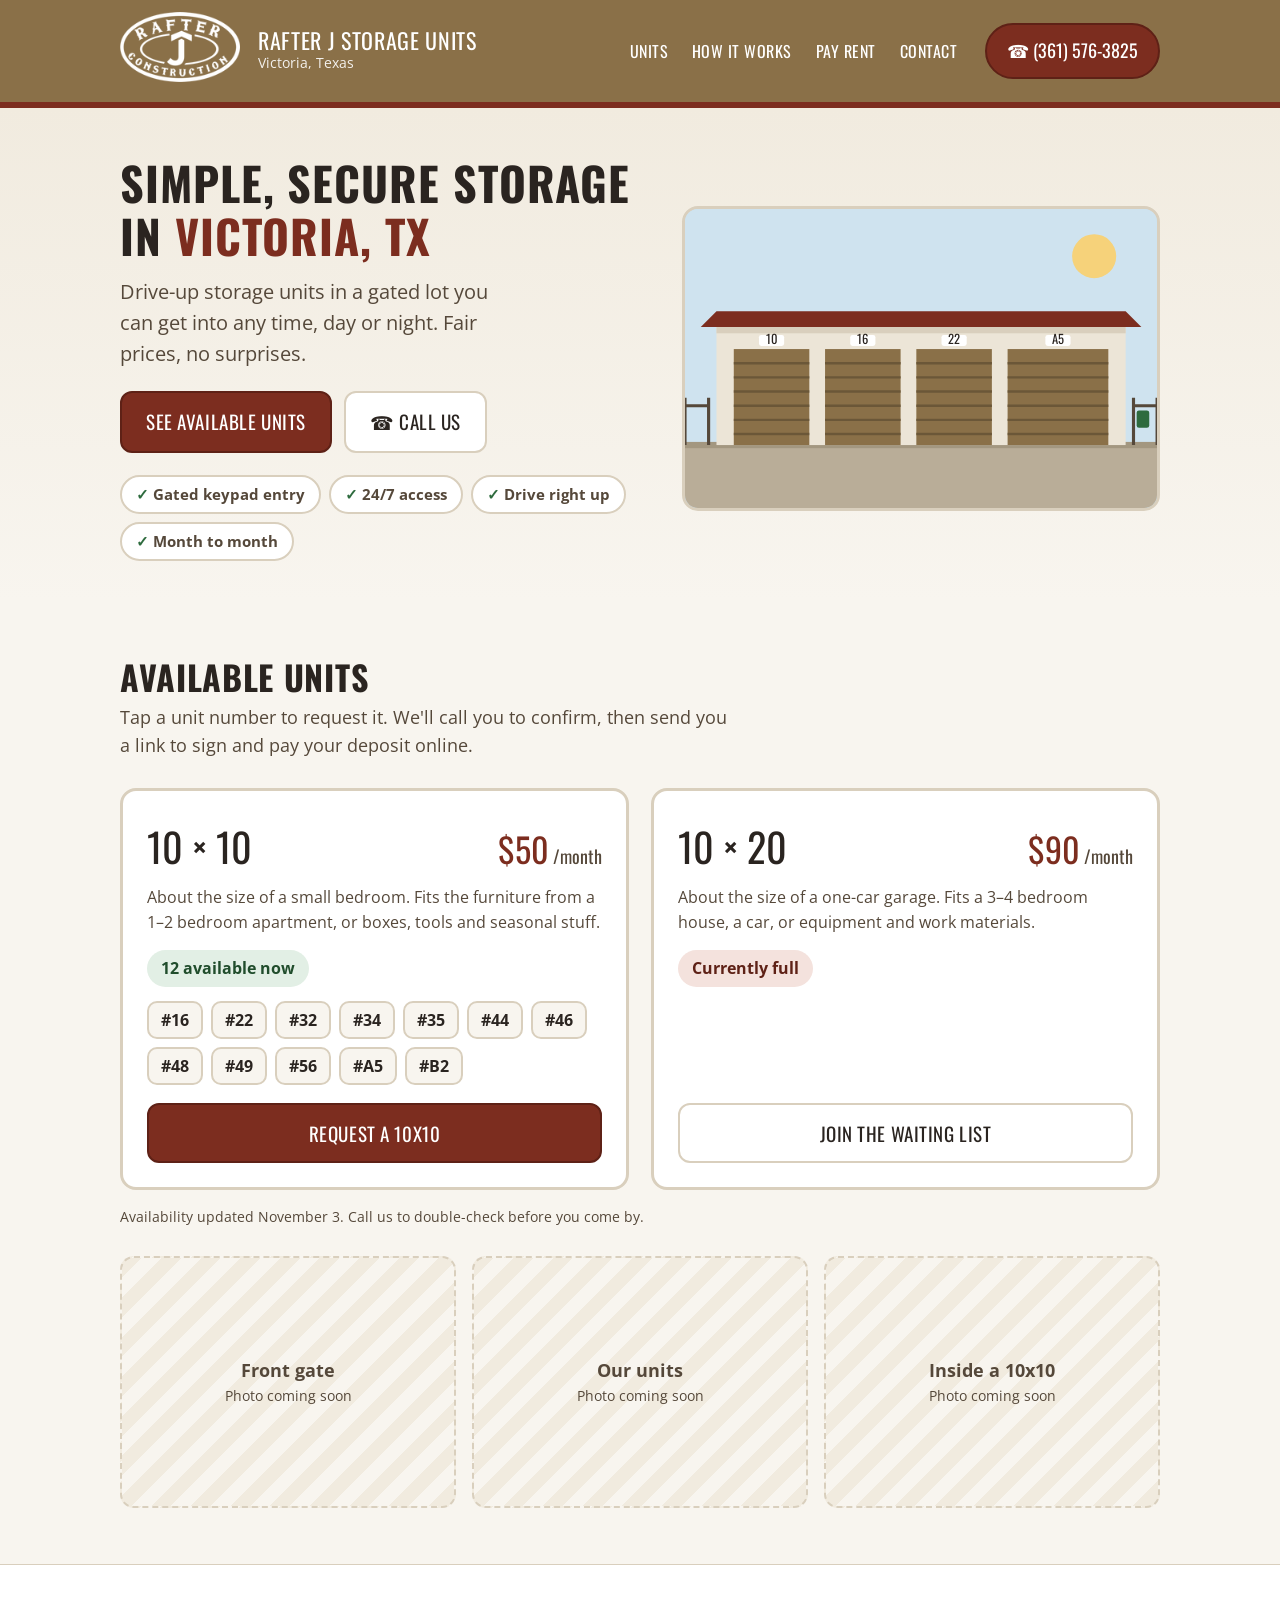
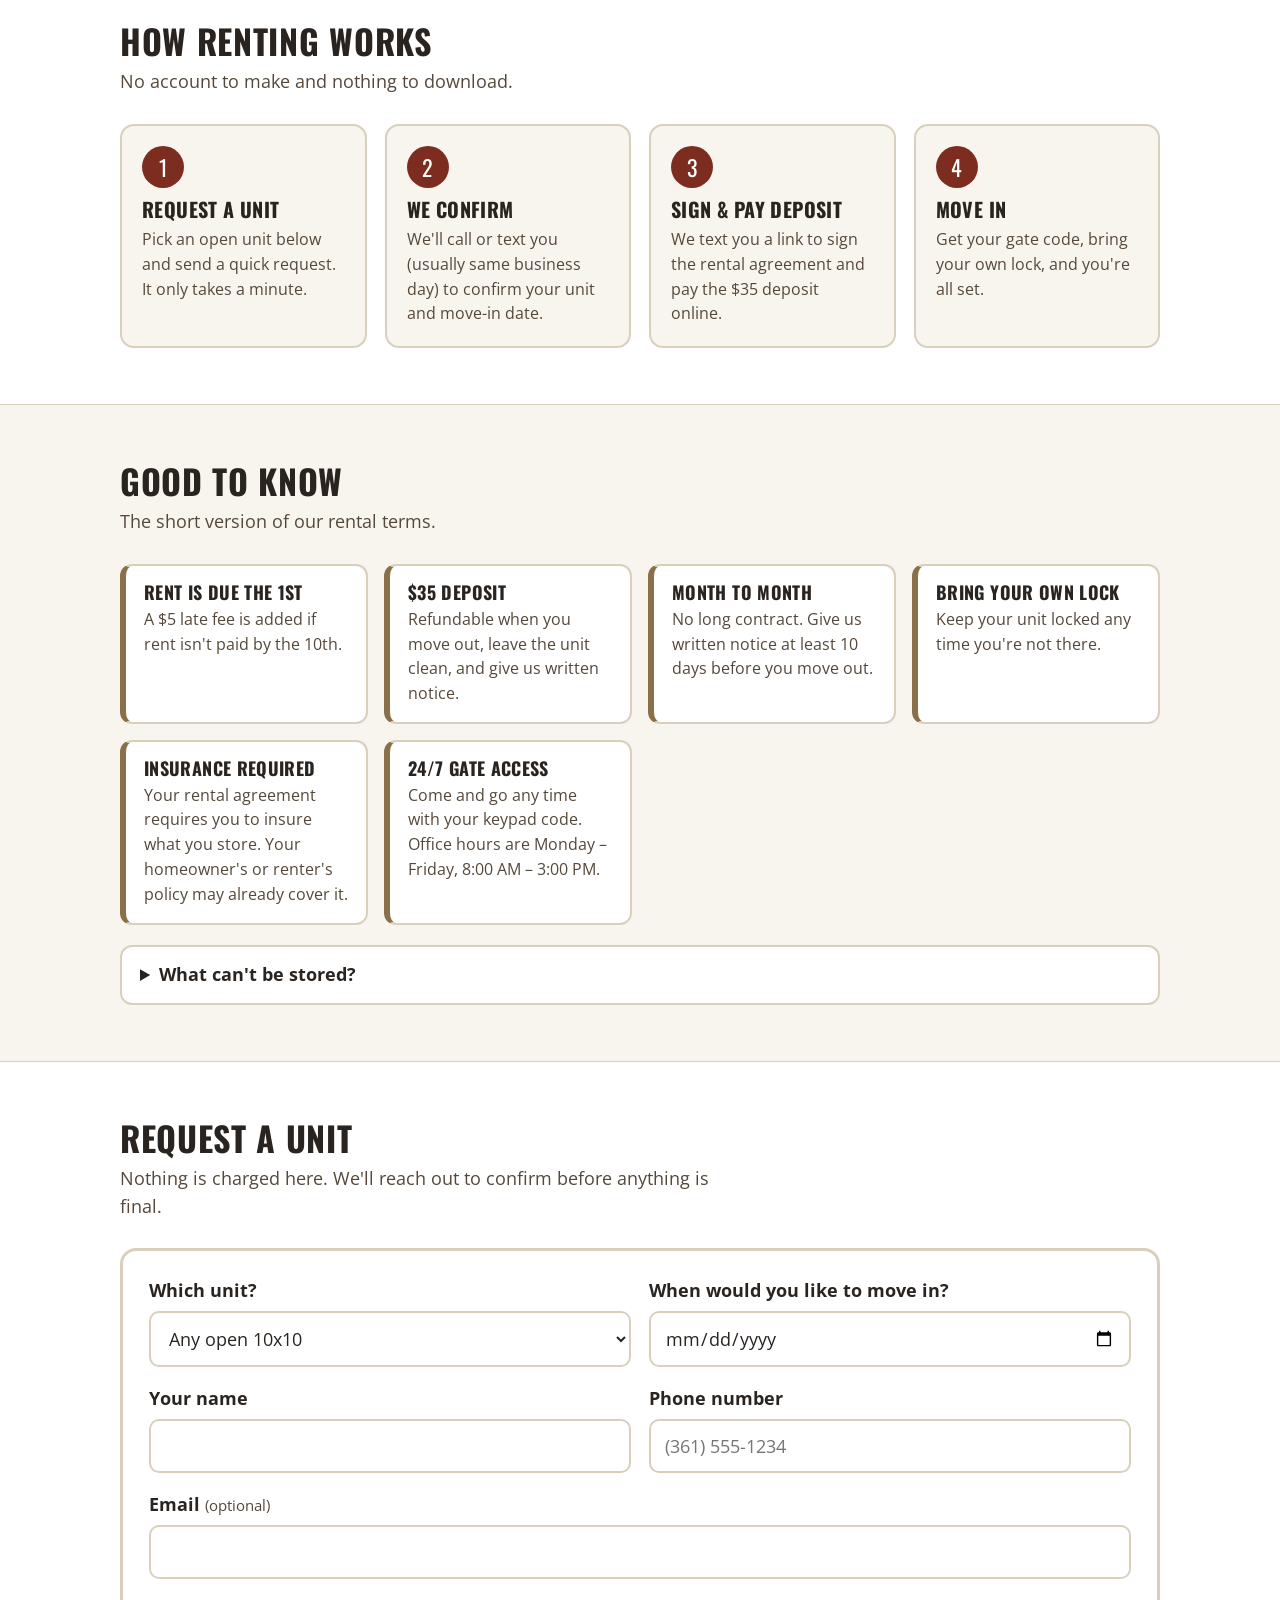
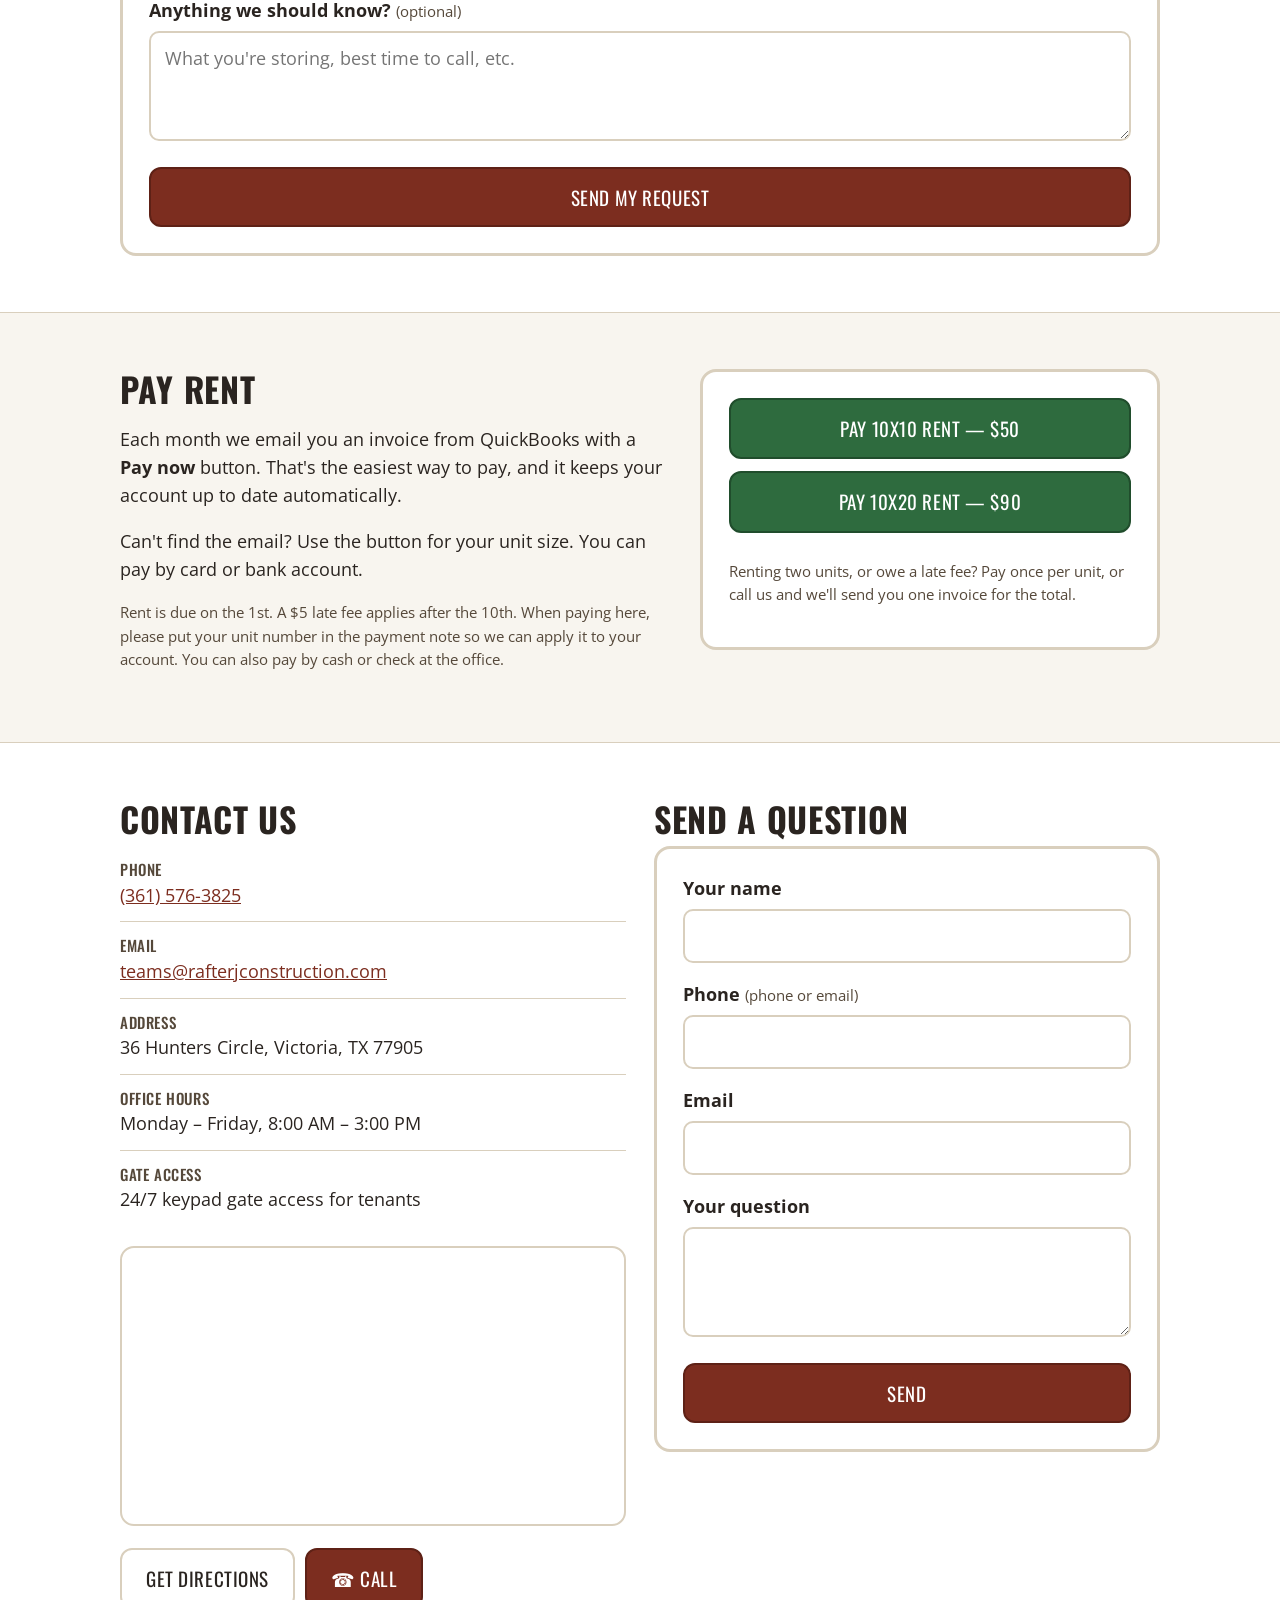
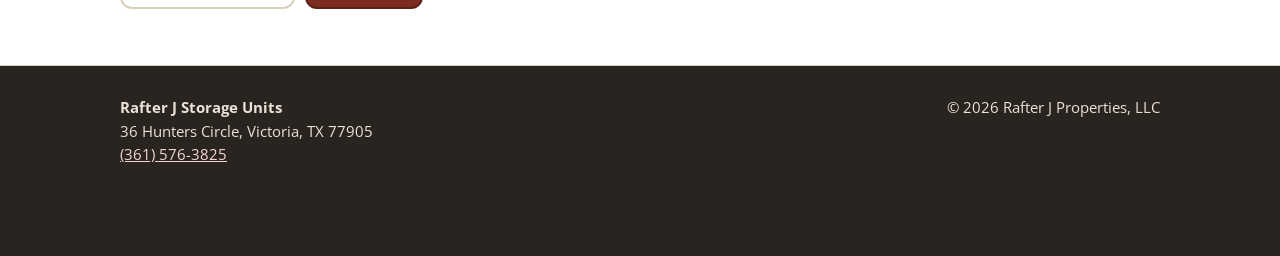
<file: index.html>
<!DOCTYPE html>
<html lang="en">
<head>
<meta charset="UTF-8">
<meta name="viewport" content="width=device-width, initial-scale=1">
<title>Rafter J Storage Units | Self Storage in Victoria, TX</title>
<meta name="description" content="Gated drive-up storage units in Victoria, TX with 24/7 keypad access. 10x10 units from $50/month. See what's available and reserve online.">
<link rel="canonical" href="https://rafterjstorage.com/">
<meta property="og:title" content="Rafter J Storage Units — Victoria, TX">
<meta property="og:description" content="Gated drive-up storage with 24/7 access. 10x10 from $50/mo, 10x20 $90/mo. See open units and reserve online.">
<meta property="og:url" content="https://rafterjstorage.com/">
<meta property="og:type" content="website">
<meta name="theme-color" content="#8a7048">
<link rel="icon" href="data:image/svg+xml,<svg xmlns=%22http://www.w3.org/2000/svg%22 viewBox=%220 0 100 100%22><rect width=%22100%22 height=%22100%22 rx=%2216%22 fill=%22%237a2e1f%22/><text x=%2250%22 y=%2268%22 font-size=%2260%22 text-anchor=%22middle%22 fill=%22white%22 font-family=%22Georgia,serif%22>J</text></svg>">
<link rel="preconnect" href="https://fonts.googleapis.com">
<link rel="preconnect" href="https://fonts.gstatic.com" crossorigin>
<link href="https://fonts.googleapis.com/css2?family=Oswald:wght@500;600;700&family=Open+Sans:wght@400;600;700&display=swap" rel="stylesheet">
<link rel="stylesheet" href="styles.css">
<script type="application/ld+json">
{
  "@context": "https://schema.org",
  "@type": "SelfStorage",
  "name": "Rafter J Storage Units",
  "url": "https://rafterjstorage.com/",
  "telephone": "+1-361-576-3825",
  "email": "teams@rafterjconstruction.com",
  "address": {
    "@type": "PostalAddress",
    "streetAddress": "36 Hunters Circle",
    "addressLocality": "Victoria",
    "addressRegion": "TX",
    "postalCode": "77905",
    "addressCountry": "US"
  },
  "openingHoursSpecification": [{
    "@type": "OpeningHoursSpecification",
    "dayOfWeek": ["Monday","Tuesday","Wednesday","Thursday","Friday"],
    "opens": "08:00",
    "closes": "15:00"
  }],
  "priceRange": "$50–$90 per month"
}
</script>
</head>
<body>
<a class="skip-link" href="#main">Skip to content</a>

<header class="site-header">
  <div class="site-header__inner">
    <a href="#top" aria-label="Rafter J Storage Units home"><img class="logo-mark" src="rjc_logowhite-145w.webp" alt="Rafter J"></a>
    <div class="brand">
      <div class="brand__name">Rafter J Storage Units</div>
      <div class="brand__sub">Victoria, Texas</div>
    </div>
    <nav class="site-nav" aria-label="Main">
      <a href="#units">Units</a>
      <a href="#how">How It Works</a>
      <a href="#pay">Pay Rent</a>
      <a href="#contact">Contact</a>
    </nav>
    <a class="phone-pill" data-tel href="tel:+13615763825">&#9742; <span data-site="phoneDisplay">(361) 576-3825</span></a>
  </div>
</header>

<main id="main">

  <!-- ===== Hero ===== -->
  <section class="hero" id="top">
    <div class="wrap hero__grid">
      <div>
        <h1>Simple, secure storage in <span>Victoria, TX</span></h1>
        <p class="hero__lead">Drive-up storage units in a gated lot you can get into any time, day or night. Fair prices, no surprises.</p>
        <div class="hero__actions">
          <a class="btn btn--primary" href="#units">See Available Units</a>
          <a class="btn btn--ghost" data-tel href="tel:+13615763825">&#9742; Call Us</a>
        </div>
        <ul class="hero__badges">
          <li>Gated keypad entry</li>
          <li>24/7 access</li>
          <li>Drive right up</li>
          <li>Month to month</li>
        </ul>
      </div>
      <div class="hero__art" aria-hidden="true">
        <svg viewBox="0 0 600 380" xmlns="http://www.w3.org/2000/svg">
          <rect width="600" height="380" fill="#cfe3ef"/>
          <rect y="300" width="600" height="80" fill="#b9ad98"/>
          <rect y="296" width="600" height="8" fill="#a39780"/>
          <!-- building -->
          <polygon points="40,130 560,130 580,150 20,150" fill="#7c2d1f"/>
          <rect x="40" y="150" width="520" height="150" fill="#ece5d7"/>
          <rect x="40" y="150" width="520" height="8" fill="#d9cfbd"/>
          <g fill="#8a7048">
            <rect x="62" y="178" width="96" height="122"/>
            <rect x="178" y="178" width="96" height="122"/>
            <rect x="294" y="178" width="96" height="122"/>
            <rect x="410" y="178" width="128" height="122"/>
          </g>
          <g stroke="#6b5738" stroke-width="3">
            <path d="M62 196h96M62 214h96M62 232h96M62 250h96M62 268h96M62 286h96"/>
            <path d="M178 196h96M178 214h96M178 232h96M178 250h96M178 268h96M178 286h96"/>
            <path d="M294 196h96M294 214h96M294 232h96M294 250h96M294 268h96M294 286h96"/>
            <path d="M410 196h128M410 214h128M410 232h128M410 250h128M410 268h128M410 286h128"/>
          </g>
          <g fill="#2a2420" font-family="Oswald, Arial Narrow, sans-serif" font-size="16" text-anchor="middle">
            <rect x="94" y="160" width="32" height="14" rx="3" fill="#fff"/><text x="110" y="172">10</text>
            <rect x="210" y="160" width="32" height="14" rx="3" fill="#fff"/><text x="226" y="172">16</text>
            <rect x="326" y="160" width="32" height="14" rx="3" fill="#fff"/><text x="342" y="172">22</text>
            <rect x="458" y="160" width="32" height="14" rx="3" fill="#fff"/><text x="474" y="172">A5</text>
          </g>
          <!-- gate + keypad -->
          <g stroke="#55483a" stroke-width="4" fill="none">
            <path d="M0 250h30M0 300V240M30 300V240"/>
            <path d="M570 250h30M570 300V240M600 300V240"/>
          </g>
          <rect x="574" y="256" width="16" height="22" rx="3" fill="#2e6b3e"/>
          <!-- sun -->
          <circle cx="520" cy="60" r="28" fill="#f6d27a"/>
        </svg>
      </div>
    </div>
  </section>

  <!-- ===== Units ===== -->
  <section class="section" id="units">
    <div class="wrap">
      <h2 class="section__title">Available Units</h2>
      <p class="section__intro">Tap a unit number to request it. We'll call you to confirm, then send you a link to sign and pay your deposit online.</p>
      <div class="size-grid" id="sizeGrid">
        <p>Loading available units…</p>
      </div>
      <p class="units-updated" id="unitsUpdated"></p>

      <div class="photo-grid" id="photos">
        <!-- Swap these placeholders for real photos, e.g.
             <img src="photos/gate.jpg" alt="Front gate with keypad"> -->
        <div class="photo-ph">Front gate<span>Photo coming soon</span></div>
        <div class="photo-ph">Our units<span>Photo coming soon</span></div>
        <div class="photo-ph">Inside a 10x10<span>Photo coming soon</span></div>
      </div>
    </div>
  </section>

  <!-- ===== How it works ===== -->
  <section class="section section--white" id="how">
    <div class="wrap">
      <h2 class="section__title">How Renting Works</h2>
      <p class="section__intro">No account to make and nothing to download.</p>
      <ol class="steps">
        <li><h3>Request a unit</h3><p>Pick an open unit below and send a quick request. It only takes a minute.</p></li>
        <li><h3>We confirm</h3><p>We'll call or text you (usually same business day) to confirm your unit and move-in date.</p></li>
        <li><h3>Sign &amp; pay deposit</h3><p>We text you a link to sign the rental agreement and pay the <span data-deposit>$35</span> deposit online.</p></li>
        <li><h3>Move in</h3><p>Get your gate code, bring your own lock, and you're all set.</p></li>
      </ol>
    </div>
  </section>

  <!-- ===== Good to know ===== -->
  <section class="section" id="know">
    <div class="wrap">
      <h2 class="section__title">Good to Know</h2>
      <p class="section__intro">The short version of our rental terms.</p>
      <div class="know-grid">
        <div class="know"><h3>Rent is due the 1st</h3><p>A $5 late fee is added if rent isn't paid by the 10th.</p></div>
        <div class="know"><h3>$35 deposit</h3><p>Refundable when you move out, leave the unit clean, and give us written notice.</p></div>
        <div class="know"><h3>Month to month</h3><p>No long contract. Give us written notice at least 10 days before you move out.</p></div>
        <div class="know"><h3>Bring your own lock</h3><p>Keep your unit locked any time you're not there.</p></div>
        <div class="know"><h3>Insurance required</h3><p>Your rental agreement requires you to insure what you store. Your homeowner's or renter's policy may already cover it.</p></div>
        <div class="know"><h3>24/7 gate access</h3><p>Come and go any time with your keypad code. Office hours are <span data-site="officeHours">Mon–Fri, 8–3</span>.</p></div>
      </div>
      <details class="prohibited">
        <summary>What can't be stored?</summary>
        <p>For everyone's safety, these can't be kept in a unit: anything flammable or hazardous (gasoline, oil, propane, paint, chemicals, fireworks, explosives, ammunition), tires and batteries, produce, liquids, any living creature, illegal items, and anything you don't have the legal right to own. Units are for storage only. No living, working on vehicles, welding, painting, or running power tools. Full details are in the rental agreement.</p>
      </details>
    </div>
  </section>

  <!-- ===== Reserve ===== -->
  <section class="section section--white" id="reserve">
    <div class="wrap">
      <h2 class="section__title">Request a Unit</h2>
      <p class="section__intro">Nothing is charged here. We'll reach out to confirm before anything is final.</p>
      <form class="form-card" id="reserveForm" novalidate>
        <div class="form-row">
          <div class="field">
            <label for="r-unit">Which unit?</label>
            <select id="r-unit" name="unit" required></select>
          </div>
          <div class="field">
            <label for="r-date">When would you like to move in?</label>
            <input type="date" id="r-date" name="moveIn" required>
          </div>
        </div>
        <div class="form-row">
          <div class="field">
            <label for="r-name">Your name</label>
            <input type="text" id="r-name" name="name" autocomplete="name" required>
          </div>
          <div class="field">
            <label for="r-phone">Phone number</label>
            <input type="tel" id="r-phone" name="phone" autocomplete="tel" required placeholder="(361) 555-1234">
          </div>
        </div>
        <div class="field">
          <label for="r-email">Email <span class="opt">(optional)</span></label>
          <input type="email" id="r-email" name="email" autocomplete="email">
        </div>
        <div class="field">
          <label for="r-notes">Anything we should know? <span class="opt">(optional)</span></label>
          <textarea id="r-notes" name="notes" placeholder="What you're storing, best time to call, etc."></textarea>
        </div>
        <input type="checkbox" name="botcheck" class="hp" tabindex="-1" autocomplete="off" aria-hidden="true">
        <button type="submit" class="btn btn--primary btn--block">Send My Request</button>
        <p class="status" id="reserveStatus" role="status"></p>
      </form>
    </div>
  </section>

  <!-- ===== Pay rent ===== -->
  <section class="section" id="pay">
    <div class="wrap pay-box">
      <div>
        <h2 class="section__title">Pay Rent</h2>
        <p>Each month we email you an invoice from QuickBooks with a <strong>Pay now</strong> button. That's the easiest way to pay, and it keeps your account up to date automatically.</p>
        <p>Can't find the email? Use the button for your unit size. You can pay by card or bank account.</p>
        <p class="pay-note">Rent is due on the 1st. A $5 late fee applies after the 10th. When paying here, please put your unit number in the payment note so we can apply it to your account. You can also pay by cash or check at the office.</p>
      </div>
      <div class="form-card pay-buttons" id="payButtons"></div>
    </div>
  </section>

  <!-- ===== Contact ===== -->
  <section class="section section--white" id="contact">
    <div class="wrap contact-grid">
      <div>
        <h2 class="section__title">Contact Us</h2>
        <ul class="contact-list">
          <li><strong>Phone</strong><a data-tel href="tel:+13615763825" data-site="phoneDisplay">(361) 576-3825</a></li>
          <li><strong>Email</strong><a href="mailto:teams@rafterjconstruction.com" data-site="email">teams@rafterjconstruction.com</a></li>
          <li><strong>Address</strong><span data-site="fullAddress">36 Hunters Circle, Victoria, TX 77905</span></li>
          <li><strong>Office hours</strong><span data-site="officeHours">Monday – Friday, 8:00 AM – 3:00 PM</span></li>
          <li><strong>Gate access</strong><span data-site="gateHours">24/7 keypad gate access for tenants</span></li>
        </ul>
        <iframe class="map" title="Map to Rafter J Storage Units" loading="lazy" referrerpolicy="no-referrer-when-downgrade"
          src="https://www.google.com/maps?q=36+Hunters+Circle,+Victoria,+TX+77905&output=embed"></iframe>
        <div class="contact-actions">
          <a class="btn btn--ghost" target="_blank" rel="noopener" href="https://www.google.com/maps/dir/?api=1&destination=36+Hunters+Circle,+Victoria,+TX+77905">Get Directions</a>
          <a class="btn btn--primary" data-tel href="tel:+13615763825">&#9742; Call</a>
        </div>
      </div>
      <div>
        <h2 class="section__title">Send a Question</h2>
        <form class="form-card" id="contactForm" novalidate>
          <div class="field">
            <label for="c-name">Your name</label>
            <input type="text" id="c-name" name="name" autocomplete="name" required>
          </div>
          <div class="field">
            <label for="c-phone">Phone <span class="opt">(phone or email)</span></label>
            <input type="tel" id="c-phone" name="phone" autocomplete="tel">
          </div>
          <div class="field">
            <label for="c-email">Email</label>
            <input type="email" id="c-email" name="email" autocomplete="email">
          </div>
          <div class="field">
            <label for="c-msg">Your question</label>
            <textarea id="c-msg" name="message" required></textarea>
          </div>
          <input type="checkbox" name="botcheck" class="hp" tabindex="-1" autocomplete="off" aria-hidden="true">
          <button type="submit" class="btn btn--primary btn--block">Send</button>
          <p class="status" id="contactStatus" role="status"></p>
        </form>
      </div>
    </div>
  </section>
</main>

<footer class="site-footer">
  <div class="wrap site-footer__grid">
    <div><strong>Rafter J Storage Units</strong><br><span data-site="fullAddress">36 Hunters Circle, Victoria, TX 77905</span><br><a data-tel href="tel:+13615763825" data-site="phoneDisplay">(361) 576-3825</a></div>
    <div>&copy; <span data-year>2026</span> <span data-site="legalName">Rafter J Properties, LLC</span></div>
  </div>
</footer>

<div class="mobile-bar">
  <a class="btn btn--ghost" data-tel href="tel:+13615763825">&#9742; Call</a>
  <a class="btn btn--primary" href="#units">See Units</a>
</div>

<script src="config.js"></script>
<script src="app.js"></script>
</body>
</html>
</file>
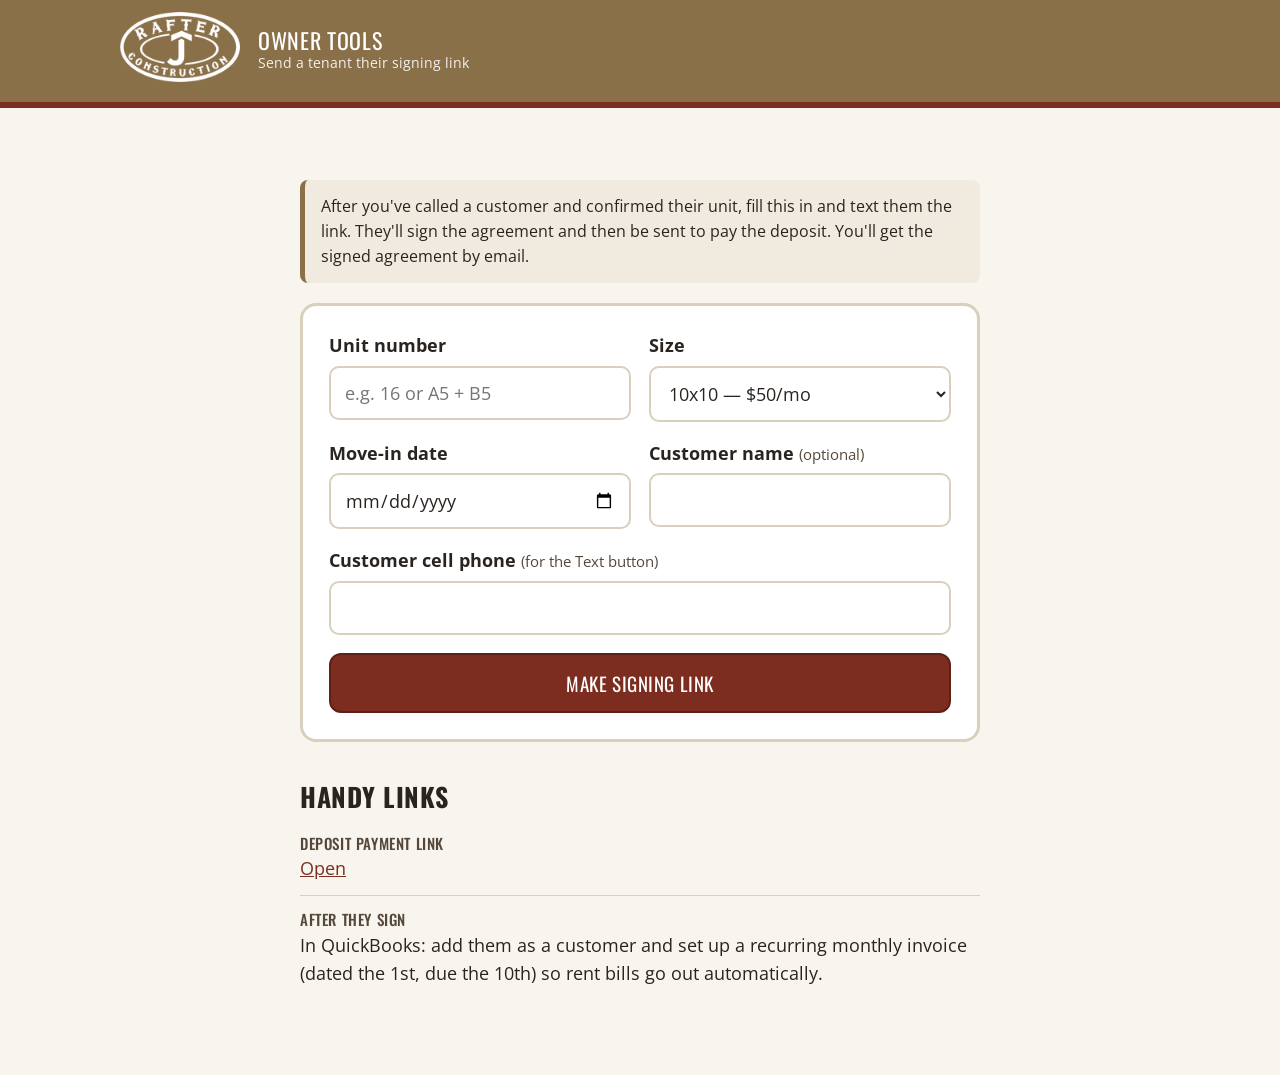
<file: admin.html>
<!DOCTYPE html>
<html lang="en">
<head>
<meta charset="UTF-8">
<meta name="viewport" content="width=device-width, initial-scale=1">
<meta name="robots" content="noindex, nofollow">
<title>Owner Tools | Rafter J Storage Units</title>
<link rel="preconnect" href="https://fonts.googleapis.com">
<link rel="preconnect" href="https://fonts.gstatic.com" crossorigin>
<link href="https://fonts.googleapis.com/css2?family=Oswald:wght@500;600;700&family=Open+Sans:wght@400;600;700&display=swap" rel="stylesheet">
<link rel="stylesheet" href="styles.css">
</head>
<body>
<header class="site-header">
  <div class="site-header__inner">
    <a href="./"><img class="logo-mark" src="rjc_logowhite-145w.webp" alt="Rafter J"></a>
    <div class="brand">
      <div class="brand__name">Owner Tools</div>
      <div class="brand__sub">Send a tenant their signing link</div>
    </div>
  </div>
</header>

<main class="section">
  <div class="wrap" style="max-width:720px">
    <p class="notice">After you've called a customer and confirmed their unit, fill this in and text them the link. They'll sign the agreement and then be sent to pay the deposit. You'll get the signed agreement by email.</p>

    <form class="form-card" id="linkForm" style="margin-top:20px">
      <div class="form-row">
        <div class="field">
          <label for="a-unit">Unit number</label>
          <input id="a-unit" list="unitList" required placeholder="e.g. 16 or A5 + B5">
          <datalist id="unitList"></datalist>
        </div>
        <div class="field">
          <label for="a-size">Size</label>
          <select id="a-size"></select>
        </div>
      </div>
      <div class="form-row">
        <div class="field">
          <label for="a-start">Move-in date</label>
          <input id="a-start" type="date">
        </div>
        <div class="field">
          <label for="a-name">Customer name <span class="opt">(optional)</span></label>
          <input id="a-name">
        </div>
      </div>
      <div class="field">
        <label for="a-phone">Customer cell phone <span class="opt">(for the Text button)</span></label>
        <input id="a-phone" type="tel">
      </div>
      <button class="btn btn--primary btn--block" type="submit">Make Signing Link</button>
    </form>

    <div class="form-card" id="result" hidden style="margin-top:20px">
      <div class="field">
        <label for="a-link">Signing link</label>
        <input id="a-link" readonly>
      </div>
      <div class="contact-actions">
        <button class="btn btn--ghost" type="button" id="copyBtn">Copy Link</button>
        <a class="btn btn--green" id="textBtn" href="#">Text It</a>
        <a class="btn btn--ghost" id="emailBtn" href="#">Email It</a>
        <a class="btn btn--ghost" id="openBtn" href="#" target="_blank" rel="noopener">Preview</a>
      </div>
      <p class="field-hint" id="msgPreview"></p>
    </div>

    <h2 class="section__title" style="margin-top:40px;font-size:26px">Handy links</h2>
    <ul class="contact-list">
      <li><strong>Deposit payment link</strong><a id="depLink" target="_blank" rel="noopener" href="#">Open</a></li>
      <li><strong>After they sign</strong>In QuickBooks: add them as a customer and set up a recurring monthly invoice (dated the 1st, due the 10th) so rent bills go out automatically.</li>
    </ul>
  </div>
</main>

<script src="config.js"></script>
<script>
document.addEventListener("DOMContentLoaded", () => {
  const sizeSel = document.getElementById("a-size");
  Object.entries(SITE.sizes).forEach(([s, i]) => sizeSel.appendChild(el("option", { value: s }, `${s} — ${money(i.rent)}/mo`)));

  const list = document.getElementById("unitList");
  FALLBACK_UNITS.forEach((u) => list.appendChild(el("option", { value: u.unit }, u.size)));
  (typeof COMBOS !== "undefined" ? COMBOS : []).forEach((c) => list.appendChild(el("option", { value: c.units.join(" + ") }, c.size)));

  const unitInput = document.getElementById("a-unit");
  unitInput.addEventListener("change", () => {
    const v = unitInput.value.trim().toUpperCase();
    const combo = COMBOS.find((c) => c.units.join(" + ").toUpperCase() === v);
    const u = FALLBACK_UNITS.find((x) => x.unit.toUpperCase() === v);
    if (combo) sizeSel.value = combo.size; else if (u) sizeSel.value = u.size;
  });

  document.getElementById("depLink").href = SITE.payLinks.deposit;

  document.getElementById("linkForm").addEventListener("submit", (e) => {
    e.preventDefault();
    const unit = unitInput.value.trim();
    if (!unit) { unitInput.focus(); return; }
    const p = new URLSearchParams({ unit, size: sizeSel.value });
    const start = document.getElementById("a-start").value;
    const name = document.getElementById("a-name").value.trim();
    if (start) p.set("start", start);
    if (name) p.set("name", name);
    const link = new URL("sign.html?" + p.toString(), location.href).toString();
    const first = name ? name.split(" ")[0] : "";
    const msg = `Hi${first ? " " + first : ""}, this is ${SITE.businessName}. Your unit #${unit} is confirmed! Please sign your rental agreement and pay the ${money(SITE.deposit)} deposit here: ${link}`;

    document.getElementById("a-link").value = link;
    document.getElementById("msgPreview").textContent = "Message: " + msg;
    const phone = document.getElementById("a-phone").value.replace(/[^\d+]/g, "");
    document.getElementById("textBtn").href = `sms:${phone}?&body=${encodeURIComponent(msg)}`;
    document.getElementById("emailBtn").href = `mailto:?subject=${encodeURIComponent("Your " + SITE.businessName + " rental agreement")}&body=${encodeURIComponent(msg)}`;
    document.getElementById("openBtn").href = link;
    document.getElementById("result").hidden = false;
  });

  document.getElementById("copyBtn").addEventListener("click", async () => {
    const input = document.getElementById("a-link");
    try { await navigator.clipboard.writeText(input.value); } catch { input.select(); document.execCommand("copy"); }
    document.getElementById("copyBtn").textContent = "Copied!";
    setTimeout(() => (document.getElementById("copyBtn").textContent = "Copy Link"), 1500);
  });
});
</script>
</body>
</html>
</file>
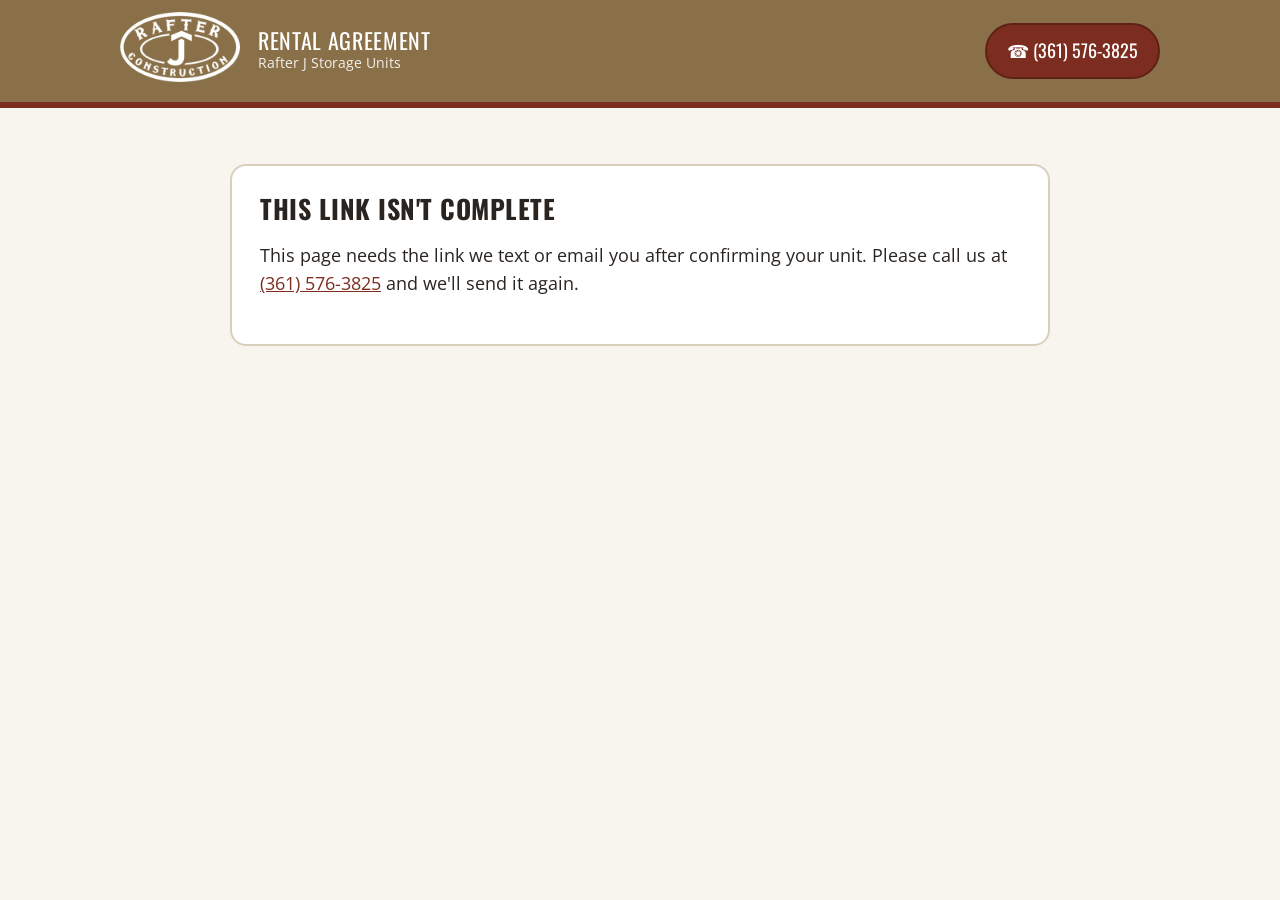
<file: sign.html>
<!DOCTYPE html>
<html lang="en">
<head>
<meta charset="UTF-8">
<meta name="viewport" content="width=device-width, initial-scale=1">
<meta name="robots" content="noindex, nofollow">
<title>Rental Agreement | Rafter J Storage Units</title>
<link rel="icon" href="data:image/svg+xml,<svg xmlns=%22http://www.w3.org/2000/svg%22 viewBox=%220 0 100 100%22><rect width=%22100%22 height=%22100%22 rx=%2216%22 fill=%22%237a2e1f%22/><text x=%2250%22 y=%2268%22 font-size=%2260%22 text-anchor=%22middle%22 fill=%22white%22 font-family=%22Georgia,serif%22>J</text></svg>">
<link rel="preconnect" href="https://fonts.googleapis.com">
<link rel="preconnect" href="https://fonts.gstatic.com" crossorigin>
<link href="https://fonts.googleapis.com/css2?family=Oswald:wght@500;600;700&family=Open+Sans:wght@400;600;700&family=Dancing+Script:wght@600&display=swap" rel="stylesheet">
<link rel="stylesheet" href="styles.css">
</head>
<body>

<header class="site-header">
  <div class="site-header__inner">
    <a href="./"><img class="logo-mark" src="rjc_logowhite-145w.webp" alt="Rafter J"></a>
    <div class="brand">
      <div class="brand__name">Rental Agreement</div>
      <div class="brand__sub">Rafter J Storage Units</div>
    </div>
    <a class="phone-pill" data-tel href="tel:+13615763825">&#9742; <span data-site="phoneDisplay">(361) 576-3825</span></a>
  </div>
</header>

<main class="section">
  <div class="wrap" style="max-width:860px">

    <div id="badLink" class="doc" hidden>
      <h2>This link isn't complete</h2>
      <p>This page needs the link we text or email you after confirming your unit. Please call us at <a data-tel href="tel:+13615763825" data-site="phoneDisplay">(361) 576-3825</a> and we'll send it again.</p>
    </div>

    <form id="signForm" novalidate>
      <p class="notice no-print" id="intro">Please read the agreement below, fill in your information, and sign at the bottom. It takes about 10 minutes. When you're done, you'll pay the <strong data-deposit>$35</strong> deposit online.</p>

      <!-- ===== Rental info ===== -->
      <div class="doc" style="margin-top:20px">
        <div class="doc__head">
          <h2 data-site="legalName">Rafter J Properties, LLC</h2>
          <p><strong>RESIDENTIAL &amp; COMMERCIAL STORAGE</strong></p>
          <p data-site="fullAddress">36 Hunters Circle, Victoria, TX 77905</p>
          <p data-site="phoneDisplay">(361) 576-3825</p>
        </div>
        <h3>Rental Information</h3>
        <table class="rent-table">
          <tr><th>Space No.</th><td id="ri-unit"></td></tr>
          <tr><th>Approx. size</th><td id="ri-size"></td></tr>
          <tr><th>Access code</th><td>Given to you at move-in</td></tr>
          <tr><th>Move-in date</th><td id="ri-start"></td></tr>
          <tr><th>Monthly rent</th><td><span id="ri-rent"></span>, due on the 1st day of each month after prorated amount</td></tr>
          <tr><th>Deposit</th><td id="ri-deposit"></td></tr>
          <tr><th>Late charge</th><td><span id="ri-late"></span> accrues on the 10th day of each month</td></tr>
          <tr><th>Over lock charge</th><td id="ri-overlock"></td></tr>
          <tr><th>Returned check charge</th><td id="ri-returned"></td></tr>
        </table>
      </div>

      <!-- ===== Agreement ===== -->
      <div class="doc" style="margin-top:20px">
        <h2 style="text-align:center;margin-bottom:12px">Rental Agreement</h2>
        <div class="doc-scroll" tabindex="0" aria-label="Rental agreement text">
          <p>This Rental Agreement is entered into pursuant to Chapter 59 of the Texas Property Code, between <strong data-site="legalName">Rafter J Properties, LLC</strong> "Lessor" and <strong class="tenant-name-echo">the Tenant</strong>, "Tenant", as further identified in the tenant information section of this agreement, executed at the facility's location on the date specified. In consideration of the covenants to be performed by Tenant, Lessor agrees to rent storage space to Tenant subject to the following terms and conditions:</p>
          <ol>
            <li>This Agreement will commence on the date executed for a term of one month and will automatically renew on a month-to-month basis until termination in accordance with the terms of this Agreement. The Lessor has the option to prorate any renewal term to the first of the following month and if prorated, the term will be month-to-month beginning on the first day of each month thereafter.</li>
            <li>Tenant expressly agrees that all covenants and conditions of this Agreement apply to any renewal, extension, or holding over.</li>
            <li>Tenant agrees to pay rent and other charges in advance and without demand at the facility's location or such other place as may be designated in writing by Lessor. All payments from Tenant to Lessor will first be applied to nonrent obligations of Tenant, then to rent. Lessor reserves the right to require the payment be made in cash, cashier's check, or other certified payment.</li>
            <li>Tenant promises to vacate the space and the premises immediately on expiration of the agreed term. If for any reason Tenant remains in the space after notice of termination is given by either party in this Agreement, Tenant will be considered a Tenant at sufferance and agrees to pay a daily rental rate equal to double the daily rate of the monthly rental. Tenant agrees that all covenants and conditions of this Agreement apply to any Tenant at sufferance.</li>
            <li>Tenant agrees that payment is not contingent on receipt of any statement or request for payment from Lessor and that, in the event Lessor sends a statement, it is sent only as a courtesy and not as an obligation.</li>
            <li>Tenant agrees to pay the amount specified as a deposit, which Lessor agrees to return to Tenant without interest after termination of this Agreement, provided Tenant has complied with all of the terms, conditions, and covenants of this Agreement. Refunds are made by check, not cash. Tenant agrees that the deposit may be commingled with Lessor's other funds, will not accrue interest, and is not an advance payment of rent or a measure of Lessor's damages in case of default by Tenant. To receive a refund of deposit, Tenant must give Lessor a written request for refund of deposit designating the correct address and telephone number of Tenant and must have fully complied with the terms of this Agreement. Deposit refunds are delivered when mailed by regular mail to the last known address designated by Tenant.</li>
            <li>If any check given to Lessor by Tenant or other person on Tenant's behalf is returned uncollected by a bank for any reason, Tenant agrees to pay a returned check charge in the amount specified.</li>
            <li>Lessor has the option of accepting partial payment of rent or charges. Acceptance of partial payment does not cure any default, void notices, or give Tenant any right to continue occupying the space unless agreed to in writing by Lessor.</li>
            <li>Tenant agrees to notify Lessor by written notice, signed and dated, within 10 days of any change of Tenant's address, telephone number, or other information that deviates from the information provided by Tenant in this Agreement. <strong>Actual notice to Lessor is required.</strong> An address printed on an envelope or check is not notice to Lessor of change of address for purposes of enforcement of Lessor's lien or other notices sent by Lessor to Tenant.</li>
            <li>Tenant may terminate this Agreement by giving Lessor written notice of intent to vacate the space 10 days before the end of any term. Tenant will forfeit the deposit on failure to give written notice of move-out.</li>
            <li>Lessor may terminate this Agreement without cause by giving Tenant 30 days' written notice of intent not to renew the rental, or by giving Tenant three days' written notice of filing for judicial eviction.</li>
            <li>On termination of this Agreement, Tenant agrees to remove his or her lock, vacate the space, leave it clean and in reasonable and rerentable condition, notify Lessor that the premises are vacant and clean, submit a request for refund, and sign a release in the form set forth by Lessor. Tenant will forfeit the deposit for failure to perform any of these obligations.</li>
            <li>Tenant agrees to provide his or her own lock and to lock the space immediately after execution of this Agreement. Tenant agrees to keep the space locked when Tenant is not on the premises. If any space is found unlocked, Lessor may overlock the space until Tenant's lock is replaced and Tenant notifies Lessor that the space has been locked by Tenant.</li>
            <li>Tenant agrees that the space will be conclusively deemed abandoned when the space is left unlocked for a period of 72 hours, and Lessor has a reasonable belief that Tenant has abandoned the space. Lessor may reasonably believe that Tenant has abandoned the space if (1) Tenant has given notice of move-out before the date on which the space was found to be unlocked; (2) Lessor did not participate in removing the lock; (3) the space was found empty or near empty; or (4) Lessor has been unable to reach Tenant through the telephone number and address provided by Tenant.
              <p>If the space is found unlocked and Tenant has not given notice to vacate, Lessor may reasonably believe that Tenant has abandoned the space if (1) Lessor is unable to reach Tenant by calling the last known telephone number of Tenant; that is, the number listed by Tenant on this Agreement or a subsequently filed written notice; and (2) Tenant has mailed a notice of unlocked space to Tenant by regular mail.</p>
              <p>A reasonable belief does not require belief beyond a reasonable doubt and is a subjective standard in Lessor's opinion. Tenant requests Lessor, as agent for Tenant, to discard or otherwise dispose of any property left in or around the abandoned space and to hold Lessor harmless from liability for disposal of property. Tenant forfeits any deposit on abandonment.</p></li>
            <li>Tenant will pay to Lessor the cost of repairing any damage, except normal wear and tear, to the space or the facility caused by Tenant, Tenant's employees, agents, assigns, invitees, family, or servants.</li>
            <li>Tenant will use the space for storage only and will not store any property that Tenant does not have the legal right to possess. Tenant agrees to abide by Lessor's decision regarding prohibited use of the space. Tenant will not store any of the following in the space: asbestos; explosives; fireworks; ammunition; paint; gasoline; oil; fuel; grease; flammable, combustible, chemical, odorous, corrosive, pollutant, toxic, or other inherently dangerous or hazardous materials or waste; marijuana or other controlled substances; tires; batteries; weapons prohibited by law; produce; grass or debris from yard or construction activity; liquids; any living creature or organism; dead animals or carcasses; or any property or controlled substance that violates any order or regulation of the Board of Health, Fire, Police, Sanitation or other governmental body.
              <p>The space must not be used for the following purposes or activities without permission from Lessor: parties; flea markets; garage sales; musical concerts or practice; lodging or sleeping; cooking; selling directly from the space; spraying paint; sanding; using power tools; welding; automotive repair or maintenance; building floats; or any other activity that creates a nuisance, damages the facility, or violates any local, state, or federal ordinance, zoning, code or law. Tenant will not interfere with, annoy, or disturb other Tenants and will not store or do anything that may jeopardize the health or safety of any persons or property on the premises. Tenant agrees not to bring pets onto the premises.</p></li>
            <li>Tenant will not alter or modify the space in any manner without express written consent of Lessor. If Tenant causes any item to become affixed to any structure of the facility, the item will automatically become the exclusive permanent property of Lessor without liability to Tenant for its cost for any reason, including without limitation, removal by Lessor.</li>
            <li>If Tenant breaches any covenant or condition of this Agreement, Tenant gives Lessor the option to terminate the Agreement immediately and Tenant agrees to vacate the space and facility within 24 hours of oral or written notice of termination by Lessor.</li>
            <li>Time is of the essence of this Agreement. The following will be deemed to be events of default by Tenant under this Agreement.
              <ol>
                <li>Payment for rent or any charge is not received at Lessor's office when due and payable;</li>
                <li>Tenant fails or refuses to timely comply with any one or more of the terms, conditions, or covenants of this Agreement;</li>
                <li>Tenant abandons the space;</li>
                <li>Tenant makes an assignment of the space;</li>
                <li>Tenant fails to timely give notice of change of address and telephone number;</li>
                <li>Tenant give false information regarding his identity, address, telephone or business; or</li>
                <li>Tenant is the subject of legal action concerning the right to use and occupy the space.</li>
              </ol></li>
            <li>Section 59.021 of the Texas Property Code grants Lessor a lien on all property in a self-service storage facility for the payment of charges that are due and unpaid by the Tenant. Tenant grants Lessor a contractual landlord's lien and self-service storage facility lien pursuant to Chapter 59 of the Texas Property Code on all property in Tenant's space as a priority lien to secure payment of all sums due and unpaid under this Agreement.</li>
            <li>If Tenant is in default or breach of this Agreement, Lessor may choose any one or all of the following remedies without prejudice to any other remedy and without additional notice to Tenant:
              <ol>
                <li>Deny Tenant access to the space or the facility and overlock Tenant's space;</li>
                <li>Charge a late charge, overlock charge, the reasonable expenses of foreclosure, or other charges set forth in this Agreement;</li>
                <li>Terminate this Agreement by giving Tenant three days' written notice to vacate;</li>
                <li>Exercise any remedy or right allowed by law;</li>
                <li>Enforce the lien granted to Lessor under Chapter 59 of the Texas Property Code by seizing and selling the property under a judgment of a court of competent jurisdiction that forecloses the lien and orders the sale of property to which it is attached;</li>
                <li>Charge attorney's fees, costs, and an eviction fee to compensate Lessor for time, inconvenience, and overhead for filing an eviction suit;</li>
                <li>Enforce the contractual landlord's lien granted in this Agreement by seizing and selling the property according to the procedures in Chapter 59 of the Texas Property Code. Chapter 59 of the Texas Property Code requires that:
                  <ol class="subnum">
                    <li>Lessor will deliver to Tenant written notice of the claim, which contains: (a) an itemized account of the claim; (b) the name, address, and telephone number of the Lessor or Lessor's Agent; (c) a statement that the contents of the self-service storage space have been seized under the contractual landlord's lien; and (d) a statement that if the claim is not satisfied before the 15th day after the day that notice is delivered, the property will be sold at public auction. Notice by mail is considered delivered when the notice, properly addressed with postage prepaid, is deposited with the United States Postal Service.</li>
                    <li>If Tenant fails to satisfy the claim before the 15th day after the day that the notice is delivered in person or mailed by certified mail to Tenant's last known address, Lessor will publish or post a notice advertising the sale. The notice will include: (a) a general description of the property; (b) a statement that the property is being sold to satisfy a landlord's lien; (c) the Tenant's name; (d) the address of the facility; and (e) the time, place, and terms of the sale. Notice will be published once in each of two consecutive weeks in a newspaper of general circulation in the county where the facility is located, or if there is no newspaper of general circulation in the county, Lessor will post a copy of the notice at the facility and at least five other conspicuous locations near the facility.</li>
                    <li>If notice is by publication, Lessor may not sell the property until the 15th day after the day that the first notice is published. If notice is by posting, Lessor may sell the property after the 10th day after the day the notices are posted.</li>
                    <li>The property will be sold at public sale, to be held at <strong><span data-site="legalName">Rafter J Properties, LLC</span>, 36 Hunters Circle, Victoria, TX</strong>. The sale will be conducted according to the terms specified in the notice of sale. Sale will be made to the high bidder, although Lessor retains the right to reject all bids, and to withdraw items of property from the sale. Property may be sold item-by-item, in groupings, or by the entire space at Lessor's option. Sale may be by oral or written bid. Tenant gives Lessor the right to dispose of remaining property in any manner Lessor sees fit after Lessor has complied with Chapter 59 of the Texas Property Code. If no bids are received on any part or all of the stored property, Lessor may dispose of the property in any manner whatsoever, including disposal in trash cans.</li>
                    <li>Lessor will deliver written notice of any excess proceeds of the sale to Tenant's last known address and deliver any excess to Tenant if requested in writing by Tenant within two years of the sale. If the excess proceeds are not claimed within two years after the date of the sale, they will become the property of Lessor.</li>
                  </ol></li>
              </ol></li>
            <li>No waiver by Lessor, its agents, employees, or representatives, of any breach or default of any covenant or condition of this Agreement will constitute a waiver of any subsequent breach or default.</li>
            <li>Tenant may redeem property by paying all sums due before the time a bid is accepted by Lessor at the foreclosure sale. Lessor has no duty of bailment or safe keeping for redeemed property. Tenant agrees to remove the redeemed property immediately on redemption. If Tenant fails to remove the redeemed property immediately, Tenant will pay rent at triple the regular rate for any space plus other applicable fees set forth in this Agreement.</li>
            <li>Tenant expressly grants Lessor the right to enter the space for inspection, repair, or improvement as deemed necessary by Lessor. If Tenant fails to provide access to Lessor within 48 hours after Lessor's oral or written request for access, or if Lessor is unable to reach Tenant by telephone or regular mail after making reasonable attempts using the information provided by Tenant in this Agreement or subsequently in writing, Tenant expressly grants Lessor the right to remove Tenant's lock and enter the space for the purpose of inspection, repair, or improvement. If Lessor removes Tenant's lock, Tenant will replace the lock at no cost to Lessor. Tenant agrees that Lessor's entrance into the space does not constitute trespass, does not create a bailment, and does not alter Tenant's exclusive care, custody, and control of the stored property. Tenant agrees that Lessor will have the right to move the property stored in the space to another space as needed, in Lessor's opinion, for the purpose of conducting an inspection or making repairs or improvements, and waives any claim for any resulting damages or injury.</li>
            <li>In case of emergency, Tenant expressly grants Lessor the right to remove Tenant's lock, enter the space immediately, and take whatever steps Lessor deems appropriate for preservation of Tenant's property and/or the facility, including removal of the property to another location. An "emergency" is any situation that gives rise to a reasonable belief that a hazard or danger to persons or property exists, in Lessor's opinion. Tenant waives any claim for damages for any injury, damage, or inconvenience that may arise through actions taken for emergency, unless due to the willful misconduct or gross negligence of Lessor, and, in such event, only up to a maximum of $100.</li>
            <li>In the event of fire, property damage, break-in, or other emergency, if Tenant is unavailable or otherwise unable to participate at the facility, Tenant authorizes Lessor to contact the person listed as emergency contact to locate Tenant or to act as Tenant's authorized agent to enter the premises or remove stored property.</li>
            <li>Tenant will not plug in any electrical appliances or equipment to any electrical outlet at the facility without written permission of Lessor. Lessor will not be liable for loss or damage, resulting from failure, interruption, or malfunction of any utilities, fixtures, or equipment.</li>
            <li>Lessor's employees and agents will not perform services for Tenant. If Tenant requests services from Lessor's agents or employees, whether with or without pay, the agent or employee will be conclusively deemed the agent or employee of Tenant in the performance of the services. Tenant agrees to hold Lessor and Lessor's agents and employees harmless from any claim or cause of action arising directly or indirectly from the performance of such services.</li>
            <li>Lessor is not liable to Tenant for injury or death as a result of Tenant's use of the rented space or the facility. Lessor does not take care, custody, control, possession, or dominion over Tenant's property and does not provide protection for Tenant, the space, Tenant's property, or the facility. Lessor has no obligation or liability to Tenant, Tenant's invitees, family, employees, agents, or servants for loss of or damage to persons or property due to conduct or negligence of other Tenants or third parties; the active or passive acts or omissions or negligence of the Lessor or Lessor's agents or employees; theft; vandalism; acts of God; pests; fire; smoke; explosions; moisture; water; weather; injunction; riot; court order; or any other cause whatsoever.</li>
            <li>Tenant agrees to indemnify, defend, and hold Lessor harmless from any and all fines, levies, losses, claims, demands, causes of action, costs, including attorney's fees, or other proceedings arising directly or indirectly from this agreement or the use of the space or facility by Tenant or Tenant's agents, employees, invitees, or family, or guests. Tenant's obligations for indemnity specifically includes costs, fines, or penalties arising out of the storage or disposal of any toxic or hazardous material.</li>
            <li>Tenant will not sublet any portion of the space or assign this Agreement without advance written permission of Lessor.</li>
            <li>If during the term of this Agreement, the space is taken for any public or quasi-public use under any statute or by right of eminent domain or purchased under threat of such taking, this Agreement will terminate on the date the condemning authority or purchaser takes possession of the space. Any rent paid in advance for an unused term will be adjusted on a pro rata basis. Tenant will have no interest of any kind in any sale or condemnation proceeds.</li>
            <li>If Lessor institutes any proceeding arising from any covenant or condition of this Agreement, Tenant agrees to pay Lessor's reasonable attorney's fees, costs of court, and other expenses associated with the proceeding unless Lessor is found to have acted with malicious intent or gross-negligence. Lessor will be entitled to pre- and post-judgment interest at the highest legal rate.</li>
            <li>Lessor may establish hours of access to the facility, and special hours of access may be permitted for particular Tenants. Lessor may require identification of any person on facility property, and condition access in any manner deemed reasonable by Lessor to maintain the facility. Tenant agrees to abide by access controls established by Lessor and to carry proper identification when on the premises. Tenant acknowledges that access to the facility may vary and access controls may fail from time to time. Tenant does not rely on any visible or implied access controls for security and agrees to take full responsibility to safeguard Tenant's property regardless of whether access is controlled.</li>
            <li>Tenant agrees that the insurer of Tenant or Tenant's property located at the facility will not be subrogated to any claim that Tenant may have against Lessor, Lessor's agents or employees, and releases Lessor from all liability for all claims covered by Tenant's insurance.</li>
            <li>Tenant agrees that the aggregate value of property stored in the space will not exceed $<strong class="value-echo">______</strong> (entered below).</li>
            <li>Tenant accepts this Agreement subject and subordinate to any and all mortgages, liens, leases, or deeds of trust in existence at the time of execution of this Agreement, subsequently amended, renewed or extended, or which may hereafter exist. Tenant gives Lessor power, as Tenant's agent, to subordinate this Agreement to any mortgage, lease, deed of trust, or other lien hereafter placed on any part of the facility. Tenant agrees that, in the event that the facility, or any part of the facility, is sold, including sale through foreclosure, Tenant will attorn to the purchaser. In that event, Tenant agrees to recognize the purchaser as Lessor under this Agreement and, at any time requested by the purchaser, to execute and deliver any documents that may be necessary to evidence attornment.</li>
            <li>Whenever possible, each provision of this Agreement will be interpreted in a manner so as to be effective and valid under applicable law. If any provision of this Agreement is held by a court of competent jurisdiction to be invalid or unenforceable, the remaining provisions will continue in full force and effect and will in no way be affected, impaired, or invalidated.</li>
            <li>Charges are not interest, but are liquidated damages for Lessor's time, inconvenience, and overhead related to the collection of rent or other default of Tenant. If any charge is deemed to be interest, any amount in excess of the legally permitted amount will be deemed a mutual mistake and refunded to Tenant by Lessor without penalty to Lessor.</li>
            <li>This Agreement will apply to, bind, and inure to the benefit of the successors, heirs, assigns, and representatives of the parties.</li>
            <li>This Agreement will be governed and construed in accordance with the law of the State of Texas, and venue will be in Victoria County, where the facility is located.</li>
            <li>Tenant agrees to abide by all rules and regulations that are posted in a conspicuous place at the facility at the time of signing this Agreement or as amended from time to time by notice mailed to the Tenant by regular mail. Tenant agrees that the rules and regulations are incorporated into this Agreement for all purposes.</li>
            <li>Lessor may change the terms of this Agreement on 30 days' written notice mailed by regular mail to Tenant's last known address. Tenant agrees to accept changes in full or terminate the tenancy without holding over.</li>
            <li>This Agreement constitutes the sole and entire Agreement of the parties relating to the rights and the obligations assumed. No oral representations or modifications concerning this Agreement will have any effect. Lessor's agent is not authorized to waive or alter any terms, or to make representations that impose any duty on the Lessor not included in this Agreement. There are no other special conditions or provisions other than those listed below or attached and signed by Lessor and Tenant.</li>
            <li>Tenant stores property at Tenant's own risk. Tenant agrees to purchase and maintain insurance coverage, at Tenant's expense, for 100 percent of the replacement cost of Tenant's stored property for the benefit of both Lessor and Tenant. Failure to carry the required insurance is a breach of this Agreement and Tenant assumes all risk of loss that would be covered by such insurance.
              <div class="initial-row"><label for="i-45">Tenant's initials</label><input id="i-45" name="i45" maxlength="4" autocomplete="off" required></div></li>
            <li>If Tenant is in default or breaches any of the covenants or conditions of this Agreement, Tenant expressly waives his or her right of access to the premises and grants Lessor the right to over lock Tenant's space without removing Tenant's lock and without taking exclusive care, custody, and control of Tenant's property. Over lock does not create a bailment. Tenant agrees to pay an over lock charge.
              <div class="initial-row"><label for="i-46">Tenant's initials</label><input id="i-46" name="i46" maxlength="4" autocomplete="off" required></div></li>
            <li>No express or implied warranties are given by Lessor. Tenant expressly waives any implied warranty of suitability, merchantability, security, or fitness for a particular purpose. Lessor's agents and employees are not authorized to make warranties or alter this Agreement except in a writing signed by the Lessor. Oral statements are not warranties and are not incorporated into this Agreement. Tenant declares that he or she has not relied on any oral statements in deciding to enter into this Agreement. Tenant acknowledges that he or she has inspected the space and facility and determined by that inspection that the space and facility are suitable for his or her purposes, as is and with all faults. Tenant agrees that Lessor does not represent or guarantee the safety or security of the property stored and has no duty of safety or security of any kind under any circumstances.
              <div class="initial-row"><label for="i-47">Tenant's initials</label><input id="i-47" name="i47" maxlength="4" autocomplete="off" required></div></li>
            <li>Tenant agrees that Tenant will attempt to settle any dispute with Lessor, including any claim for bodily injury or property damage, by mediation before filing a lawsuit in any court.</li>
            <li>Headings are used for the convenience of the reader and will not be used in construing this Agreement. Omission of initials does not invalidate the Agreement or the provision where the initials are omitted.</li>
          </ol>
          <p><em>Items 50 (Rental Information) and 51 (Amount Received) are shown in the Rental Information box at the top of this page.</em></p>
          <p>I acknowledge that I have read, understood, and agreed to all the terms, covenants, and conditions contained in this Agreement, and have not relied on any advertisements or oral statements not contained in this Agreement. By signing below, I agree to be personally responsible for all obligations of this Agreement.</p>
          <div class="initial-row"><label for="i-ack">Tenant's initials</label><input id="i-ack" name="iack" maxlength="4" autocomplete="off" required></div>
        </div>
      </div>

      <!-- ===== Tenant info ===== -->
      <div class="doc sign-step">
        <h2>Your Information</h2>
        <p class="field-hint" style="margin-bottom:16px">We'll use this to reach you about your unit. We'll check your photo ID in person when you pick up your gate code.</p>
        <div class="field"><label for="t-name">Full legal name</label><input id="t-name" name="name" autocomplete="name" required></div>
        <div class="form-row">
          <div class="field"><label for="t-phone">Phone</label><input id="t-phone" name="phone" type="tel" autocomplete="tel" required></div>
          <div class="field"><label for="t-email">Email</label><input id="t-email" name="email" type="email" autocomplete="email" required></div>
        </div>
        <div class="field"><label for="t-address">Home address</label><input id="t-address" name="address" autocomplete="street-address" required placeholder="Street, city, state, ZIP"></div>
        <div class="form-row">
          <div class="field"><label for="t-employer">Employer <span class="opt">(optional)</span></label><input id="t-employer" name="employer"></div>
          <div class="field"><label for="t-workphone">Work phone <span class="opt">(optional)</span></label><input id="t-workphone" name="workPhone" type="tel"></div>
        </div>
        <div class="form-row">
          <div class="field"><label for="t-workaddr">Work address <span class="opt">(optional)</span></label><input id="t-workaddr" name="workAddress"></div>
          <div class="field"><label for="t-supervisor">Supervisor <span class="opt">(optional)</span></label><input id="t-supervisor" name="supervisor"></div>
        </div>

        <h3 style="margin:10px 0 12px">Emergency contact</h3>
        <div class="form-row">
          <div class="field"><label for="e1-name">Name</label><input id="e1-name" name="e1name" required></div>
          <div class="field"><label for="e1-rel">Relationship</label><input id="e1-rel" name="e1rel" required></div>
        </div>
        <div class="field"><label for="e1-phone">Phone</label><input id="e1-phone" name="e1phone" type="tel" required></div>

        <h3 style="margin:10px 0 12px">Second emergency contact <span class="opt" style="text-transform:none;font-family:var(--font-body);font-size:15px">(optional)</span></h3>
        <div class="form-row">
          <div class="field"><label for="e2-name">Name</label><input id="e2-name" name="e2name"></div>
          <div class="field"><label for="e2-rel">Relationship</label><input id="e2-rel" name="e2rel"></div>
        </div>
        <div class="field"><label for="e2-phone">Phone</label><input id="e2-phone" name="e2phone" type="tel"></div>

        <div class="field">
          <label for="t-value">Approximate total value of what you'll store (item 36)</label>
          <input id="t-value" name="value" inputmode="decimal" placeholder="e.g. 5,000" required>
          <p class="field-hint">Your best estimate in dollars.</p>
        </div>
      </div>

      <!-- ===== Signature ===== -->
      <div class="doc sign-step">
        <h2>Sign</h2>
        <p>I warrant that all information given by me in this Agreement is correct and complete at the time of execution and that I have the full authority to legally obligate and bind the Tenant in this Agreement.</p>
        <p>Executed on <strong id="execDate"></strong>, at <strong>Victoria</strong> County, Texas.</p>
        <div class="field">
          <label for="t-sign">Type your full name to sign</label>
          <input id="t-sign" name="signature" class="signature-input" autocomplete="off" required placeholder="Type your full name">
        </div>
        <label class="agree-row"><input type="checkbox" id="t-esign" required> <span>I agree to sign this rental agreement electronically, and that my typed name above is my legal signature, the same as signing by hand.</span></label>
        <input type="checkbox" name="botcheck" class="hp" tabindex="-1" autocomplete="off" aria-hidden="true">
        <button type="submit" class="btn btn--primary btn--block no-print" style="margin-top:14px">Sign &amp; Continue to Deposit</button>
        <p class="status" id="signStatus" role="status"></p>
      </div>
    </form>

    <!-- ===== Done ===== -->
    <div id="done" class="doc no-print" hidden>
      <div class="success">
        <div class="success__icon">✓</div>
        <h2>Signed — thank you!</h2>
        <p>Your signed agreement has been sent to us.</p>
        <div class="next-steps">
          <a class="btn btn--green btn--block" id="payDeposit" target="_blank" rel="noopener" href="#">Pay $35 Deposit Now</a>
          <p class="field-hint">Opens a secure QuickBooks page. Pay by card or bank account. Please put your unit number in the payment note.</p>
          <button type="button" class="btn btn--ghost btn--block" id="printCopy">Print or Save a Copy</button>
          <p class="notice"><strong>What's next:</strong> Your first month's rent invoice will come by email from QuickBooks. We'll call you with your gate code. Remember to bring your own lock on move-in day.</p>
        </div>
      </div>
    </div>
  </div>
</main>

<script src="config.js"></script>
<script src="sign.js"></script>
</body>
</html>
</file>
<file: styles.css>
:root {
  --brown: #8a7048;
  --brown-dark: #6b5738;
  --red: #7c2d1f;
  --red-dark: #5e2116;
  --green: #2e6b3e;
  --green-dark: #204d2c;
  --cream: #f8f5ef;
  --sand: #f1ebdf;
  --white: #ffffff;
  --ink: #2a2420;
  --ink-soft: #55483a;
  --border: #d9cfbd;
  --focus: #1f6fb2;
  --font-head: 'Oswald', 'Arial Narrow', sans-serif;
  --font-body: 'Open Sans', Arial, sans-serif;
  --wrap: 1080px;
}

* { box-sizing: border-box; }
html { -webkit-text-size-adjust: 100%; scroll-behavior: smooth; }

body {
  margin: 0;
  font-family: var(--font-body);
  background: var(--cream);
  color: var(--ink);
  font-size: 18px;
  line-height: 1.55;
}

h1, h2, h3 {
  font-family: var(--font-head);
  text-transform: uppercase;
  letter-spacing: 0.02em;
  line-height: 1.15;
  margin: 0;
}

a { color: var(--red); }
img, svg { max-width: 100%; }

button:focus-visible, a:focus-visible, input:focus-visible, select:focus-visible, textarea:focus-visible {
  outline: 3px solid var(--focus);
  outline-offset: 2px;
}

.wrap { max-width: var(--wrap); margin: 0 auto; padding: 0 20px; }

.skip-link {
  position: absolute; left: -999px; top: 0;
  background: var(--white); padding: 10px 14px; z-index: 100;
}
.skip-link:focus { left: 10px; top: 10px; }

/* ---------- Header ---------- */
.site-header {
  background: var(--brown);
  color: var(--white);
  border-bottom: 6px solid var(--red);
  position: sticky; top: 0; z-index: 40;
}
.site-header__inner {
  max-width: var(--wrap);
  margin: 0 auto;
  padding: 12px 20px;
  display: flex; align-items: center; gap: 18px;
}
.logo-mark { width: 120px; height: auto; flex: 0 0 auto; }
.brand { flex: 1 1 auto; min-width: 0; }
.brand__name { font-family: var(--font-head); font-size: 22px; text-transform: uppercase; letter-spacing: 0.03em; line-height: 1.1; }
.brand__sub { font-size: 14px; opacity: 0.9; }

.site-nav { display: flex; gap: 4px; }
.site-nav a {
  color: var(--white); text-decoration: none;
  font-family: var(--font-head); font-size: 16px; text-transform: uppercase; letter-spacing: 0.03em;
  padding: 8px 10px; border-radius: 8px;
}
.site-nav a:hover { background: rgba(0,0,0,0.15); }

.phone-pill {
  flex: 0 0 auto;
  background: var(--red); color: var(--white); text-decoration: none;
  font-family: var(--font-head); font-size: 18px;
  padding: 12px 20px; border-radius: 999px; white-space: nowrap;
  border: 2px solid var(--red-dark);
}
.phone-pill:hover { background: var(--red-dark); }

/* ---------- Buttons ---------- */
.btn {
  display: inline-flex; align-items: center; justify-content: center; gap: 8px;
  font-family: var(--font-head); font-size: 19px; letter-spacing: 0.03em; text-transform: uppercase;
  padding: 14px 24px; min-height: 56px;
  border-radius: 12px; border: 2px solid transparent;
  cursor: pointer; text-decoration: none; text-align: center;
}
.btn--primary { background: var(--red); color: var(--white); border-color: var(--red-dark); }
.btn--primary:hover { background: var(--red-dark); }
.btn--primary:disabled { background: #c9b9ab; border-color: #c9b9ab; cursor: not-allowed; }
.btn--green { background: var(--green); color: var(--white); border-color: var(--green-dark); }
.btn--green:hover { background: var(--green-dark); }
.btn--ghost { background: var(--white); color: var(--ink); border-color: var(--border); }
.btn--ghost:hover { background: var(--sand); }
.btn--light { background: var(--white); color: var(--red); border-color: var(--white); }
.btn--block { width: 100%; }

/* ---------- Hero ---------- */
.hero {
  background: linear-gradient(180deg, var(--sand) 0%, var(--cream) 100%);
  padding: 48px 0 40px;
}
.hero__grid { display: grid; grid-template-columns: 1.1fr 1fr; gap: 36px; align-items: center; }
.hero h1 { font-size: 46px; color: var(--ink); }
.hero h1 span { color: var(--red); }
.hero__lead { font-size: 20px; color: var(--ink-soft); margin: 14px 0 22px; max-width: 34ch; }
.hero__actions { display: flex; flex-wrap: wrap; gap: 12px; }
.hero__badges { display: flex; flex-wrap: wrap; gap: 8px; margin: 22px 0 0; padding: 0; list-style: none; }
.hero__badges li {
  background: var(--white); border: 2px solid var(--border); border-radius: 999px;
  padding: 6px 14px; font-weight: 700; font-size: 15px; color: var(--ink-soft);
}
.hero__badges li::before { content: "✓ "; color: var(--green); }
.hero__art { border-radius: 16px; overflow: hidden; border: 3px solid var(--border); background: #cfe3ef; }
.hero__art svg { display: block; width: 100%; height: auto; }

/* ---------- Sections ---------- */
.section { padding: 56px 0; }
.section--white { background: var(--white); border-top: 1px solid var(--border); border-bottom: 1px solid var(--border); }
.section__title { font-size: 34px; margin-bottom: 8px; }
.section__intro { color: var(--ink-soft); margin: 0 0 28px; max-width: 62ch; }

/* ---------- Unit cards ---------- */
.size-grid { display: grid; grid-template-columns: repeat(auto-fit, minmax(300px, 1fr)); gap: 22px; }
.size-card {
  background: var(--white); border: 3px solid var(--border); border-radius: 16px;
  padding: 24px; display: flex; flex-direction: column;
}
.size-card__top { display: flex; justify-content: space-between; align-items: baseline; gap: 12px; flex-wrap: wrap; }
.size-card__size { font-family: var(--font-head); font-size: 40px; text-transform: uppercase; }
.size-card__price { font-family: var(--font-head); font-size: 34px; color: var(--red); }
.size-card__price small { font-size: 18px; color: var(--ink-soft); }
.size-card__blurb { color: var(--ink-soft); margin: 8px 0 16px; font-size: 16px; }
.avail {
  display: inline-block; font-weight: 700; font-size: 16px;
  padding: 6px 14px; border-radius: 999px; margin-bottom: 14px; align-self: flex-start;
}
.avail--yes { background: #e2efe5; color: var(--green-dark); }
.avail--no { background: #f4e2dd; color: var(--red-dark); }
.chips { display: flex; flex-wrap: wrap; gap: 8px; margin: 0 0 18px; padding: 0; list-style: none; }
.chip {
  border: 2px solid var(--border); background: var(--cream); border-radius: 10px;
  padding: 6px 12px; font-weight: 700; font-size: 16px;
  font-family: var(--font-body); color: var(--ink); cursor: pointer;
}
.chip:hover { border-color: var(--green); background: #e2efe5; }
.chip--combo { border-style: dashed; }
.size-card .btn { margin-top: auto; }
.units-updated { font-size: 14px; color: var(--ink-soft); margin-top: 16px; }

/* ---------- Photos ---------- */
.photo-grid { display: grid; grid-template-columns: repeat(3, 1fr); gap: 16px; margin-top: 28px; }
.photo-ph {
  aspect-ratio: 4 / 3; border-radius: 14px; border: 2px dashed var(--border);
  background: repeating-linear-gradient(135deg, var(--sand) 0 14px, var(--cream) 14px 28px);
  display: flex; flex-direction: column; align-items: center; justify-content: center;
  color: var(--ink-soft); font-weight: 700; text-align: center; padding: 10px;
}
.photo-ph span { font-size: 14px; font-weight: 400; }
.photo-grid img { width: 100%; aspect-ratio: 4 / 3; object-fit: cover; border-radius: 14px; border: 2px solid var(--border); }

/* ---------- Steps ---------- */
.steps { list-style: none; padding: 0; margin: 0; display: grid; grid-template-columns: repeat(4, 1fr); gap: 18px; counter-reset: step; }
.steps li {
  background: var(--cream); border: 2px solid var(--border); border-radius: 14px;
  padding: 20px; position: relative; counter-increment: step;
}
.steps li::before {
  content: counter(step);
  display: flex; align-items: center; justify-content: center;
  width: 42px; height: 42px; border-radius: 50%;
  background: var(--red); color: var(--white);
  font-family: var(--font-head); font-size: 22px; margin-bottom: 10px;
}
.steps h3 { font-size: 20px; margin-bottom: 6px; }
.steps p { margin: 0; font-size: 16px; color: var(--ink-soft); }

/* ---------- Know list ---------- */
.know-grid { display: grid; grid-template-columns: repeat(auto-fit, minmax(240px, 1fr)); gap: 16px; }
.know {
  background: var(--white); border: 2px solid var(--border); border-left: 6px solid var(--brown);
  border-radius: 12px; padding: 16px 18px;
}
.know h3 { font-size: 18px; margin-bottom: 4px; }
.know p { margin: 0; font-size: 16px; color: var(--ink-soft); }
details.prohibited { margin-top: 20px; background: var(--white); border: 2px solid var(--border); border-radius: 12px; padding: 14px 18px; }
details.prohibited summary { font-weight: 700; cursor: pointer; }
details.prohibited p { font-size: 15px; color: var(--ink-soft); }

/* ---------- Forms ---------- */
.form-card {
  background: var(--white); border: 3px solid var(--border); border-radius: 16px; padding: 26px;
}
.form-row { display: grid; grid-template-columns: 1fr 1fr; gap: 0 18px; }
.field { margin-bottom: 18px; }
.field label { display: block; font-weight: 700; margin-bottom: 6px; }
.field .opt { font-weight: 400; color: var(--ink-soft); font-size: 15px; }
.field input, .field select, .field textarea {
  width: 100%; font-size: 18px; padding: 13px 14px;
  border: 2px solid var(--border); border-radius: 10px;
  font-family: var(--font-body); background: var(--white); color: var(--ink);
}
.field textarea { min-height: 110px; resize: vertical; }
.field input:focus, .field select:focus, .field textarea:focus { border-color: var(--focus); outline: none; }
.field-hint { font-size: 14px; color: var(--ink-soft); margin: 6px 0 0; }
.hp { position: absolute; left: -9999px; }

.status { margin-top: 14px; padding: 14px 16px; border-radius: 10px; font-weight: 700; display: none; }
.status.is-visible { display: block; }
.status--error { background: #fbe4df; color: var(--red-dark); border: 2px solid var(--red); }
.status--ok { background: #e2efe5; color: var(--green-dark); border: 2px solid var(--green); }

/* ---------- Pay ---------- */
.pay-box { display: grid; grid-template-columns: 1.2fr 1fr; gap: 28px; align-items: start; }
.pay-buttons { display: grid; gap: 12px; }
.pay-note { font-size: 15px; color: var(--ink-soft); }

/* ---------- Contact ---------- */
.contact-grid { display: grid; grid-template-columns: 1fr 1fr; gap: 28px; }
.contact-list { list-style: none; padding: 0; margin: 0 0 20px; }
.contact-list li { padding: 12px 0; border-top: 1px solid var(--border); }
.contact-list li:first-child { border-top: none; }
.contact-list strong { display: block; font-family: var(--font-head); text-transform: uppercase; font-weight: 500; color: var(--ink-soft); font-size: 15px; letter-spacing: 0.04em; }
.map { width: 100%; height: 280px; border: 2px solid var(--border); border-radius: 14px; margin-bottom: 14px; }
.contact-actions { display: flex; flex-wrap: wrap; gap: 10px; }

/* ---------- Footer ---------- */
.site-footer { background: var(--ink); color: #e9e2d6; padding: 30px 0 90px; font-size: 15px; }
.site-footer a { color: #f3d7cf; }
.site-footer__grid { display: flex; flex-wrap: wrap; justify-content: space-between; gap: 16px; }

/* Mobile sticky call/reserve bar */
.mobile-bar {
  display: none; position: fixed; left: 0; right: 0; bottom: 0; z-index: 50;
  background: var(--white); border-top: 3px solid var(--border);
  padding: 10px 12px; gap: 10px;
}
.mobile-bar .btn { flex: 1; min-height: 52px; font-size: 17px; padding: 10px; }

/* ---------- Agreement / signing page ---------- */
.doc { background: var(--white); border: 2px solid var(--border); border-radius: 16px; padding: 28px; }
.doc h2 { font-size: 26px; margin-bottom: 4px; }
.doc__head { text-align: center; margin-bottom: 18px; }
.doc__head p { margin: 2px 0; }
.doc-scroll { max-height: 60vh; overflow-y: auto; border: 2px solid var(--border); border-radius: 12px; padding: 18px 20px; background: #fdfcf9; font-size: 16px; }
.doc-scroll ol { padding-left: 26px; }
.doc-scroll li { margin-bottom: 10px; }
.doc-scroll ol ol { list-style: lower-alpha; margin-top: 6px; }
.doc-scroll .subnum { list-style: decimal; }
.rent-table { width: 100%; border-collapse: collapse; margin: 6px 0 4px; }
.rent-table th, .rent-table td { text-align: left; padding: 10px 8px; border-top: 1px solid var(--border); font-size: 17px; }
.rent-table th { color: var(--ink-soft); width: 46%; font-weight: 600; }
.initial-row { display: flex; align-items: center; gap: 12px; background: var(--sand); border-radius: 10px; padding: 10px 14px; margin: 8px 0 14px; flex-wrap: wrap; }
.initial-row input { width: 110px; font-size: 20px; padding: 8px 10px; border: 2px solid var(--border); border-radius: 8px; text-transform: uppercase; font-family: var(--font-body); }
.initial-row label { font-weight: 700; font-size: 16px; }
.sign-step { margin-top: 30px; }
.sign-step h2 { font-size: 26px; margin-bottom: 6px; }
.signature-input {
  font-family: 'Dancing Script', cursive !important; font-size: 34px !important;
  border: none !important; border-bottom: 3px solid var(--ink-soft) !important;
  border-radius: 0 !important; background: transparent !important; padding: 8px 6px !important;
}
.agree-row { display: flex; gap: 12px; align-items: flex-start; font-size: 16px; cursor: pointer; margin: 10px 0; }
.agree-row input { width: 26px; height: 26px; flex: 0 0 auto; accent-color: var(--green); margin-top: 2px; }
.notice { background: var(--sand); border-left: 5px solid var(--brown); padding: 14px 16px; border-radius: 8px; font-size: 16px; }
.success { text-align: center; padding: 20px 0; }
.success__icon { width: 80px; height: 80px; border-radius: 50%; background: var(--green); color: var(--white); font-size: 44px; display: flex; align-items: center; justify-content: center; margin: 0 auto 14px; }
.next-steps { text-align: left; max-width: 560px; margin: 20px auto 0; display: grid; gap: 12px; }

/* ---------- Responsive ---------- */
@media (max-width: 900px) {
  .site-nav { display: none; }
  .hero__grid, .pay-box, .contact-grid { grid-template-columns: 1fr; }
  .steps { grid-template-columns: 1fr 1fr; }
}
@media (max-width: 600px) {
  body { font-size: 17px; }
  .logo-mark { width: 84px; }
  .brand__name { font-size: 18px; }
  .brand__sub { display: none; }
  .site-header .phone-pill { display: none; }
  .hero { padding: 30px 0; }
  .hero h1 { font-size: 34px; }
  .section { padding: 40px 0; }
  .section__title { font-size: 28px; }
  .steps, .form-row, .photo-grid { grid-template-columns: 1fr; }
  .mobile-bar { display: flex; }
  .doc { padding: 18px; }
  .size-grid { grid-template-columns: 1fr; }
}

@media print {
  .site-header, .mobile-bar, .site-footer, .no-print { display: none !important; }
  body { background: #fff; font-size: 12pt; }
  .doc { border: none; padding: 0; }
  .doc-scroll { max-height: none; overflow: visible; border: none; padding: 0; }
}
</file>
